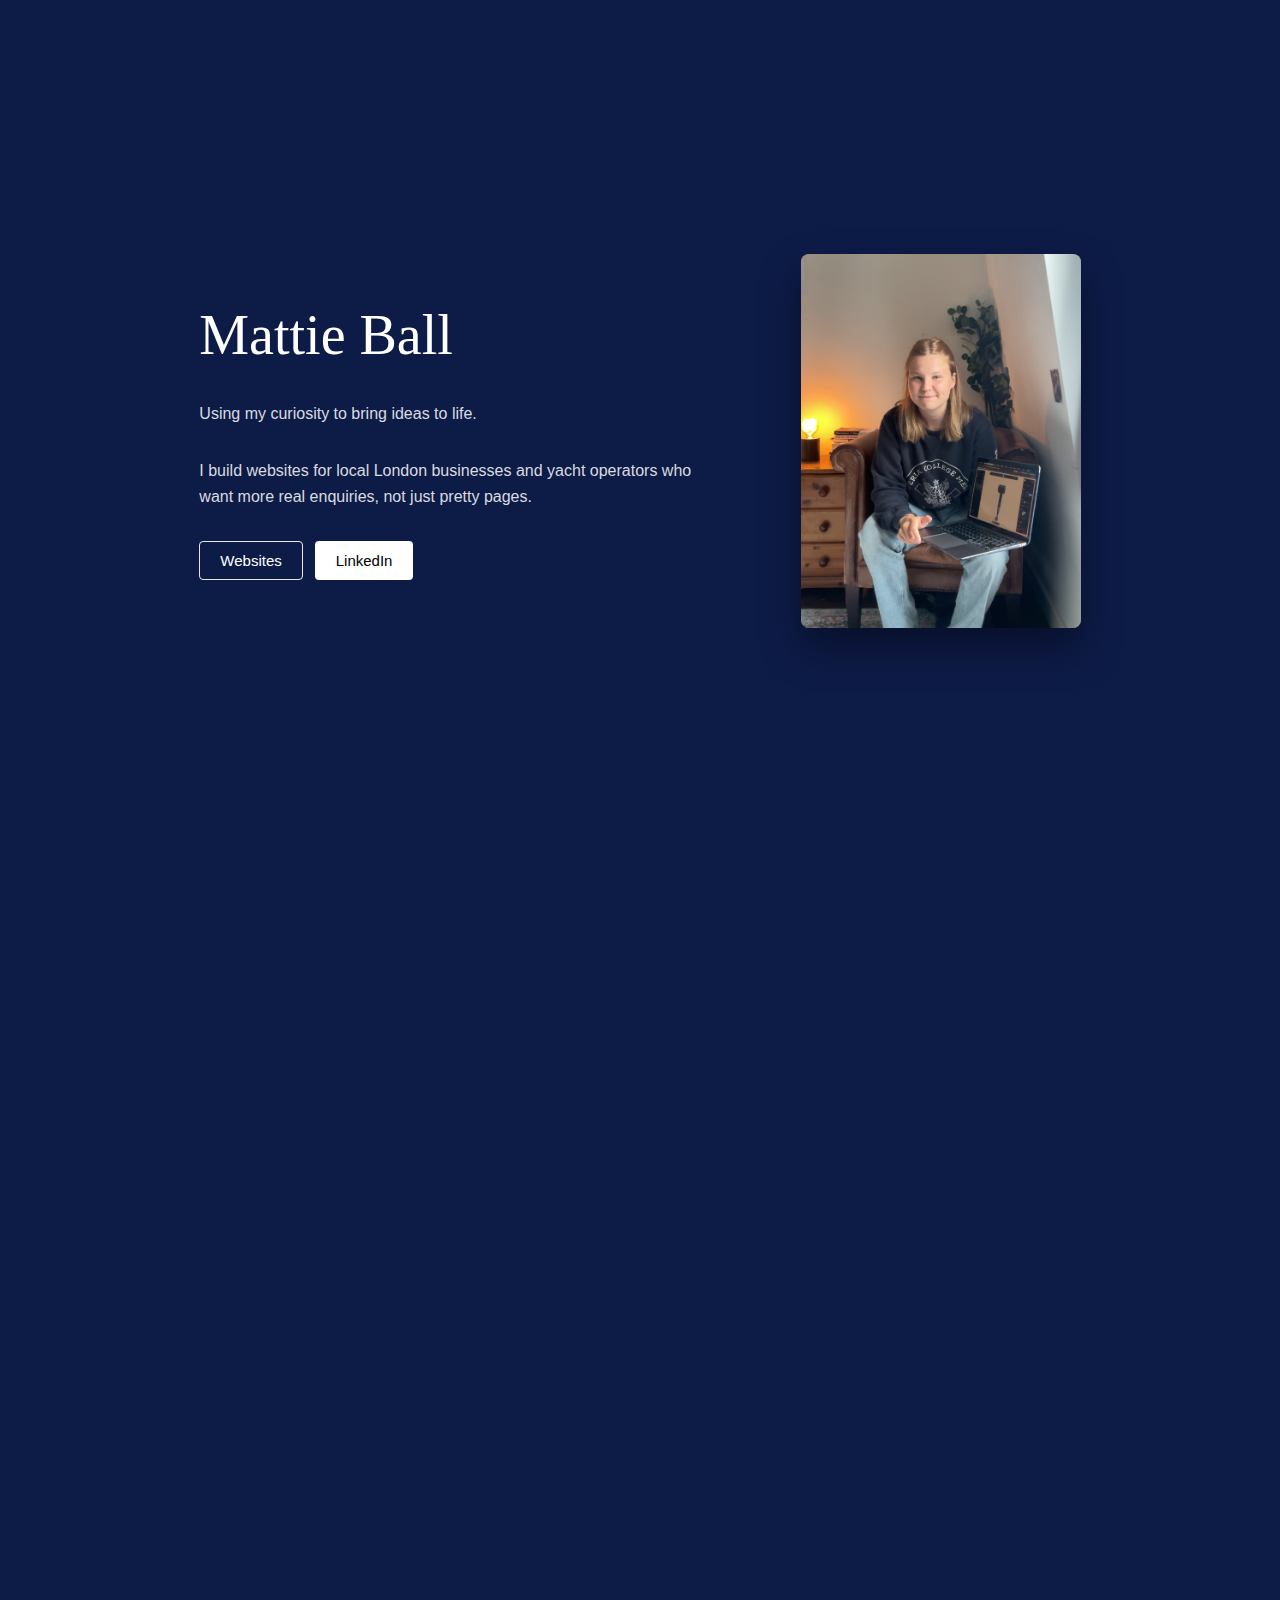
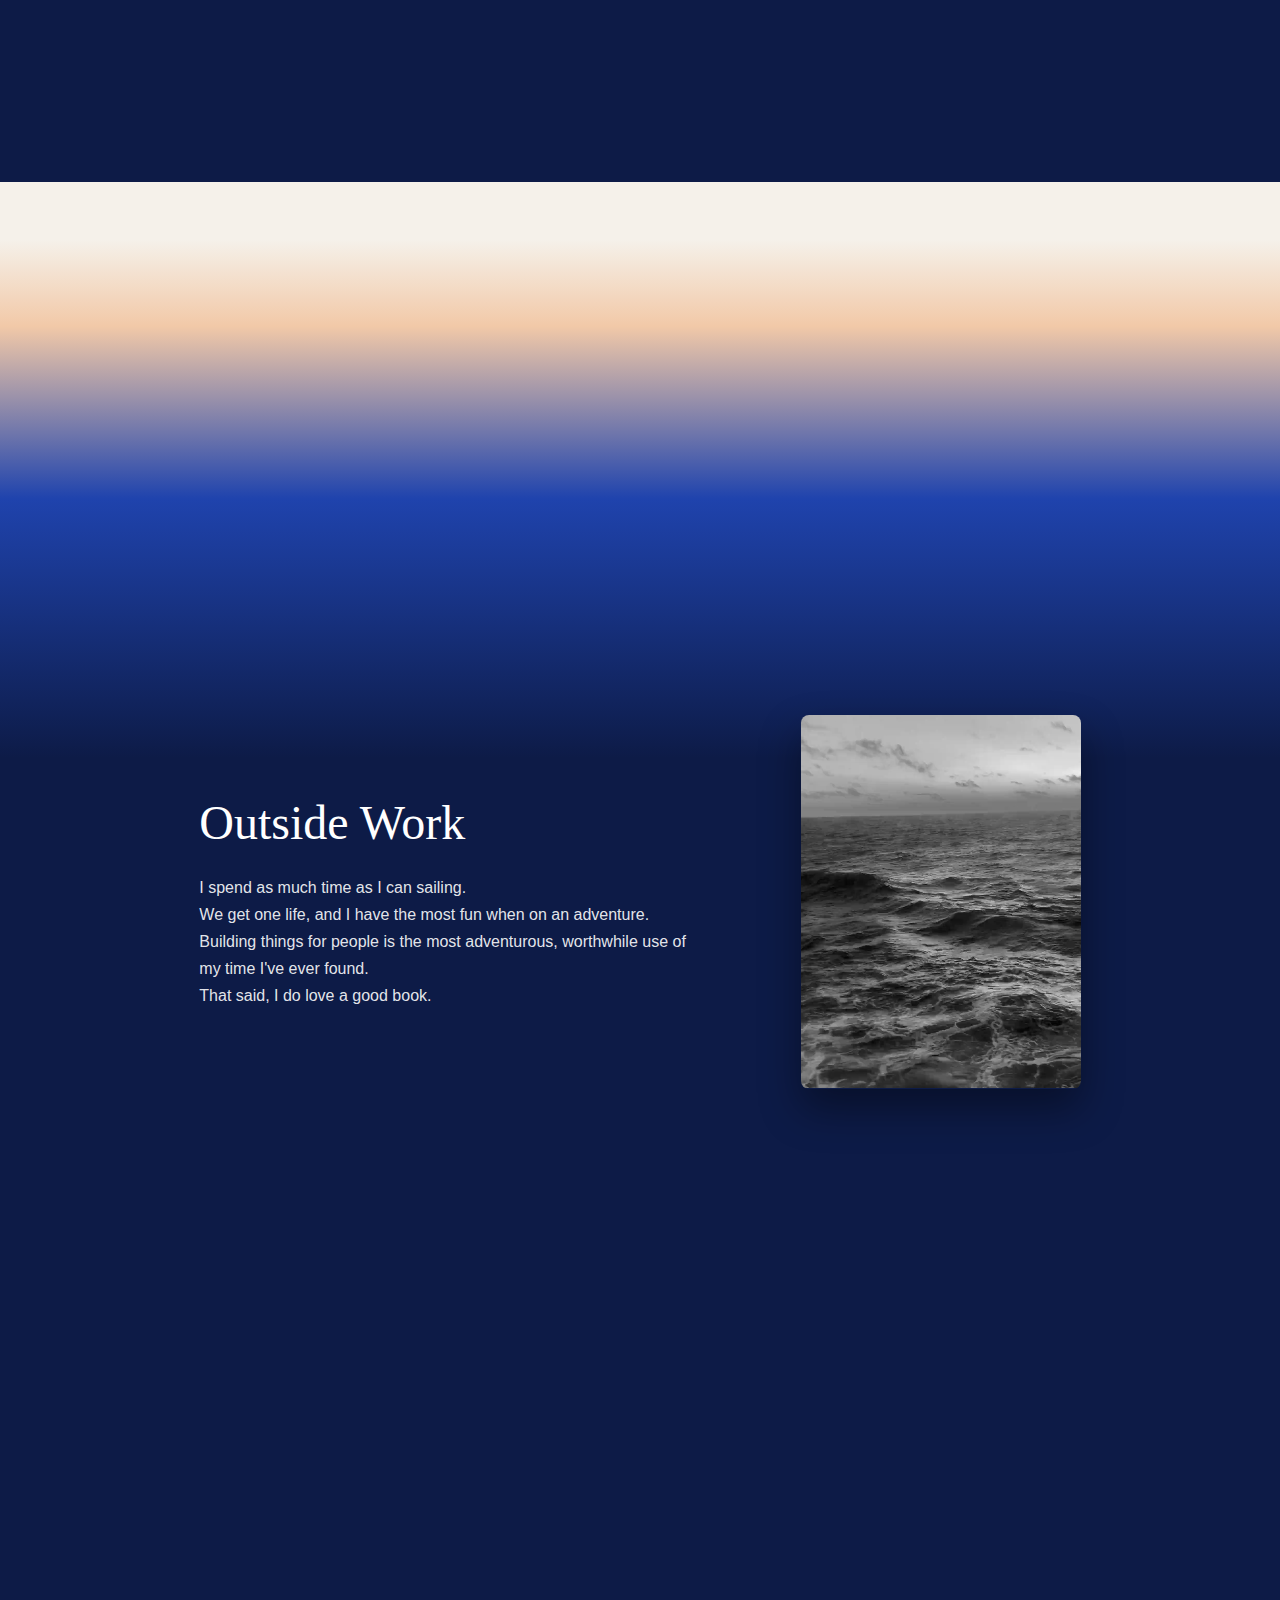
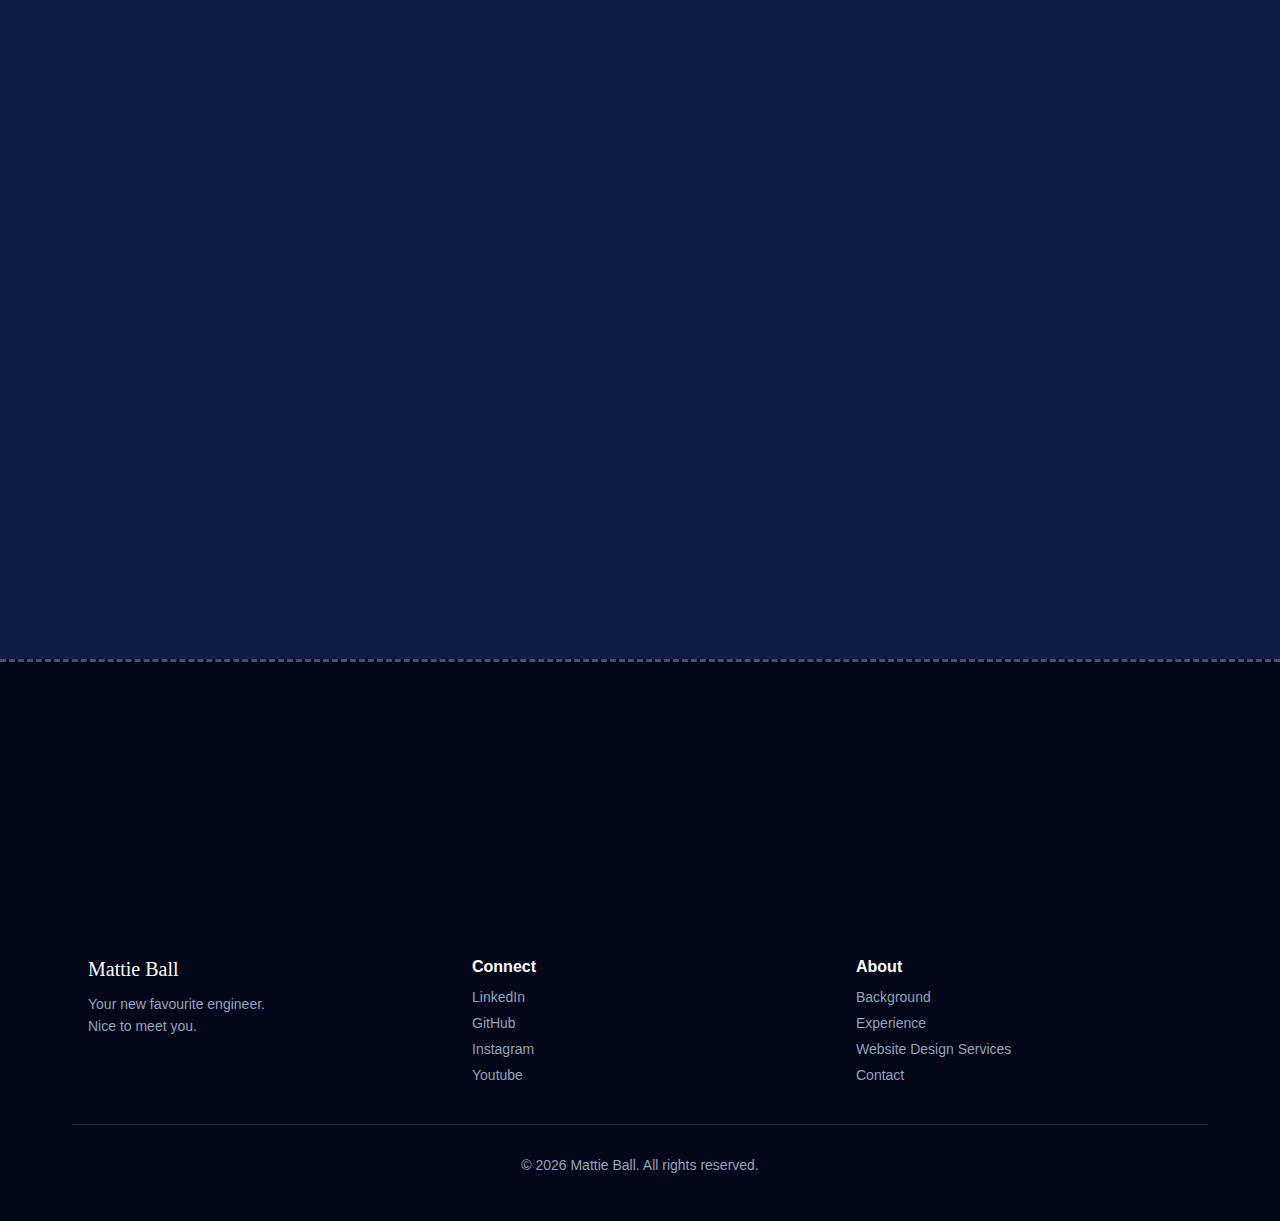
<file: index.html>
<!doctype html>
<html lang="en">
<head>
    <!-- Hello curious inspector... If you're wandering how this site was built: html,css,js. Super simple and lovely. Have a great day, and enjoy!-->
    <!-- Google tag (gtag.js) -->
    <script async src="https://www.googletagmanager.com/gtag/js?id=G-BYP7V7XGMR"></script>
    <script>
    window.dataLayer = window.dataLayer || [];
    function gtag(){dataLayer.push(arguments);}
    gtag('js', new Date());

    gtag('config', 'G-BYP7V7XGMR');
    </script>
  <meta charset="utf-8" />
  <meta name="viewport" content="width=device-width, initial-scale=1" />
  <meta http-equiv="Content-Security-Policy" content="default-src 'self'; script-src 'self' 'unsafe-inline' 'unsafe-eval' https://www.googletagmanager.com https://www.google-analytics.com https://*.clarity.ms; style-src 'self' 'unsafe-inline' https://fonts.googleapis.com; font-src 'self' https://fonts.gstatic.com; img-src 'self' data: https:; connect-src 'self' https://www.google-analytics.com https://*.clarity.ms; frame-src 'none';" />
  <meta http-equiv="X-Frame-Options" content="SAMEORIGIN" />
  <title>Mattie Ball — Engineer | Designer | Maker</title>
  <meta name="description" content="Imperial Mechanical Engineering Masters student. Web design, Framer sites, mechanical engineering, London based. Fibonacci HQ, HackathonQ" />
  <meta name="keywords" content="london web designer, imperial college london engineer, framer websites london, mechanical engineering masters london" />
  <meta name="author" content="Mattie Ball" />
  <link rel="canonical" href="https://mattieball.com/" />
  <!-- Open Graph / Facebook -->
  <meta property="og:title" content="Mattie Ball — Engineer | Designer | Maker" />
  <meta property="og:description" content="Mechanical engineer, designer, and maker. Portfolio of engineering projects, digital design, and editorial writing." />
  <meta property="og:type" content="website" />
  <meta property="og:url" content="https://mattieball.com/" />
  <meta property="og:image" content="https://mattieball.com/images/hero.png" />
  <!-- Twitter -->
  <meta name="twitter:card" content="summary_large_image" />
  <meta name="twitter:title" content="Mattie Ball — Engineer | Designer | Maker" />
  <meta name="twitter:description" content="Mechanical engineer, designer, and maker. Portfolio of engineering projects, digital design, and editorial writing." />
  <meta name="twitter:image" content="https://mattieball.com/images/hero.png" />
  <meta name="twitter:site" content="@MattieBall" />
    <!-- Secret analytics dont look-->
     <script type="text/javascript">
    (function(c,l,a,r,i,t,y){
        c[a]=c[a]||function(){(c[a].q=c[a].q||[]).push(arguments)};
        t=l.createElement(r);t.async=1;t.src="https://www.clarity.ms/tag/"+i;
        y=l.getElementsByTagName(r)[0];y.parentNode.insertBefore(t,y);
    })(window, document, "clarity", "script", "v0c8rq6uwk");
</script>
  <!-- Google Fonts: Playfair Display (serif headline) + Inter (UI) -->
  <!-- Custom fonts are loaded via styles.css -->
  <script type="application/ld+json">
    {
    "@context": "https://schema.org",
    "@type": "Person",
    "name": "Mattie Ball",
    "jobTitle": "Mechanical Engineering Masters Student",
    "worksFor": {
        "@type": "CollegeOrUniversity",
        "name": "Imperial College London"
    },
    "address": {
        "@type": "PostalAddress",
        "addressLocality": "London",
        "addressCountry": "GB"
    },
    "url": "https://mattieball.com",
    "sameAs": [
        "https://www.linkedin.com/in/mattieballt/"
    ]
    }
  </script>
  <link rel="stylesheet" href="styles.css" />
  <link rel="stylesheet" href="faq.css" />
  <link rel="icon" type="image/png" href="images/Logo blue with bowl.png" />
</head>
<body>
  <!-- Hero Section -->
    <section class="hero">
        <div class="container">
            <div class="hero-content">
                <div class="hero-text">
                    <h1 class="fade-in">Mattie Ball</h1>
                    <div class="hero-description fade-in-delay-1">
                        <p>Using my curiosity to bring ideas to life.</p>
                        <p>I build websites for local London businesses and yacht operators who want more real enquiries, not just pretty pages.</p>
                    </div>
                    <div class="button-group fade-in-delay-2">
                        <button class="btn btn-primary" id="websites-button">Websites</button>
                        <button class="btn btn-primary" id="linkedin-button">LinkedIn</button>
                    </div>
                </div>
                <div class="hero-image fade-in-delay-1">
                    <div class="image-placeholder">
                       <img src="images/hero.png" alt="Mattie Ball" width="815" height="1200">
                    </div>
                </div>
            </div>
        </div>
    </section>

    <!-- Background Section -->
    <section class="background">
        <div class="container">
            <div class="background-content">
                <div class="background-text">
                    <h2>Experience</h2>
                    <div class="background-info">
                        <p>MEng Imperial College London, Mechanical Engineering</p>
                        <p>Red Bull Racing Powertrains Engineer 2022-2023</p>
                        <p>Competitive rower, sailor, and chess player</p>
                    </div>
                    <button class="btn-work" id="work-button">My Work<span class="link-arrow">→</span></button>
                </div>
                <div class="background-images">
                    <div class="image-grid" id="image-grid">
                        <div class="grid-image draggable" data-index="0">
                            <a href="work.html">
                                <img src="images/redbullstudents.JPG" alt="Red Bull Students" draggable="false" />
                            </a>
                        </div>
                        <div class="grid-image draggable" data-index="1">
                            <a href="work.html">
                                <img src="images/cardesignfusion.PNG" alt="Car Design" draggable="false" />
                            </a>
                        </div>
                        <div class="grid-image draggable" data-index="2">
                            <a href="work.html">
                                <img src="images/turtlerobot.jpg" alt="Robotic Sea Turtle" draggable="false" />
                            </a>
                        </div>
                    </div>
                </div>
            </div>
        </div>
    </section>

    <!-- Outside Work Section -->
    <section class="outside-work">
        <div class="container">
            <div class="outside-work-content">
                <div class="outside-work-text">
                    <h2>Outside Work</h2>
                    <p>I spend as much time as I can sailing.</p>
                    <p>We get one life, and I have the most fun when on an adventure. Building things for people is the most adventurous, worthwhile use of my time I've ever found.</p>
                    <p>That said, I do love a good book.</p>
                </div>
                <div class="outside-work-video">
                    <div class="video-container">
                        <video autoplay loop muted playsinline preload="auto">
                            <source src="images/mattie_sailing_video.mp4" type="video/mp4">
                        </video>
                    </div>
                </div>
            </div>
        </div>
    </section>

    <!-- FAQ Section -->
    <section class="faq-section">
      <div class="container">
        <div class="faq-header">
          <h2 class="faq-title">FAQ</h2>
          <div class="faq-tabs">
            <button class="faq-tab active" data-tab="redbull"><span>The Red Bull Story</span></button>
            <button class="faq-tab" data-tab="fibonacci"><span>The Fibonacci Origin</span></button>
            <button class="faq-tab" data-tab="yachting"><span>The Yachting Obsession</span></button>
          </div>
        </div>

        <!-- Panel 1: The Red Bull Story -->
        <div class="faq-panel active" id="faq-panel-redbull">
          <div class="faq-items">
            <div class="faq-item">
              <button class="faq-question">You were at Red Bull Racing. Why did you leave? <span class="faq-icon">+</span></button>
              <div class="faq-answer"><p>At 17, I wanted to design F1 cars. It's that instinct inside you to create that's such a strong drive to go out into the world and make the most ambitious, challenging thing. Red Bull taught me insane technical knowledge, and how to build in a team, working with others when every task needs doing immediately. I left to build Fibonacci because I'd rather build value for real people's businesses that makes tangible difference to the world, than perfect one component on a car to beat another car in a race.</p></div>
            </div>
            <div class="faq-item">
              <button class="faq-question">What did you actually do at Red Bull? <span class="faq-icon">+</span></button>
              <div class="faq-answer"><p>"Powertrains Placement Engineer". Before university, aged 17, I was offered a rotational placement in the newly established Red Bull Powertrains, that rapidly grew from perhaps a hundred, to several hundred and a whole new building. I built and ran simulations on the new v6 power units, spent time in engine build designing and testing components, and learnt from absolute legends of the sport. The biggest lesson wasn't technical, it was that speed beats perfection. In F1, you iterate weekly. That's how I run Fibonacci now.</p></div>
            </div>
            <div class="faq-item">
              <button class="faq-question">Do you regret leaving? <span class="faq-icon">+</span></button>
              <div class="faq-answer"><p>Not for a second. Red Bull was the best education I could've asked for, but I don't want to spend my 20s winning races I'm not driving. We get just one life, and I'd rather fail building my own thing than wonder "what if?" Of course I miss working with that incredible team, but I'm building something like it with social media.</p></div>
            </div>
            <div class="faq-item">
              <button class="faq-question">Would you ever go back to F1 or engineering? <span class="faq-icon">+</span></button>
              <div class="faq-answer"><p>The way I build websites, web design is engineering. I love mechanical and robotics, and I've done projects with clients for building hardware. You'll see in my videos that I'll build every chance I get, so we'll see... And once you have the racing bug, you've got it for life.</p></div>
            </div>
          </div>
        </div>

        <!-- Panel 2: The Fibonacci Origin -->
        <div class="faq-panel" id="faq-panel-fibonacci">
          <div class="faq-items">
            <div class="faq-item">
              <button class="faq-question">You started a business at 13. How the hell did that happen? <span class="faq-icon">+</span></button>
              <div class="faq-answer"><p>Luck, and a bit of mischief, got me into engineering early. I found friends that were smarter than me, and we asked ourselves "can we get companies to pay for us to build even cooler things?" 3D printing, materials, merch for a brand we wanted to build (the OG Fibonacci), we all tried to get businesses to fund. Started there, and went on a wild ride of learning skills, making things, Fibonacci was even an animation studio for about a year. But the missions still there, what problems can we solve for businesses? And overdelivering, always. Forever grateful for the brands that believed in us, and that now believe in me.</p></div>
            </div>
            <div class="faq-item">
              <button class="faq-question">Why did you revive it? What changed? <span class="faq-icon">+</span></button>
              <div class="faq-answer"><p>I was at Imperial studying mechanical engineering, having worked at Red Bull, doing everything 'right', and I was bored. I missed owning something. So a year ago I brought Fibonacci back, but this time solo, consulting with startups on hardware projects and building full stack web apps. Then 6 months ago I looked at where the most value I've given to companies has been: the websites I built them on the side, hands down had the biggest financial return. That's when I pivoted to building websites.</p></div>
            </div>
            <div class="faq-item">
              <button class="faq-question">What happened to your cofounders? <span class="faq-icon">+</span></button>
              <div class="faq-answer"><p>Over the years we've had perhaps 15 people be on the "Fibonacci HQ" team. The two I started with (I'd call them friends, but also cofounders I suppose), are doing incredible things in other fields, but stay in touch regularly to keep up with how the business is evolving. I still say "we" for the company, because for final reviews, security checks, and tech decisions, I do regularly outsource and have brilliant part time project employees.</p></div>
            </div>
            <div class="faq-item">
              <button class="faq-question">What's the long-term vision for Fibonacci? <span class="faq-icon">+</span></button>
              <div class="faq-answer"><p>Right now? Build brilliant websites that deliver real results. It's so rewarding working for clients and local businesses I can meet with and get personally vested in their results. I want to transform the yachting industry specifically, because their marketing is terrible (sex sells and all that nonsense), and I love sailing. Long-term? I want Fibonacci to be the agency that makes luxury brands look as good online as they do in real life. With a team and brand that means more than just quality, but stands for something.</p></div>
            </div>
          </div>
        </div>

        <!-- Panel 3: The Yachting Obsession -->
        <div class="faq-panel" id="faq-panel-yachting">
          <div class="faq-items">
            <div class="faq-item">
              <button class="faq-question">Why yachting specifically? <span class="faq-icon">+</span></button>
              <div class="faq-answer"><p>I sailed as a kid (imagining I was Jack Sparrow at a pirate wheel helm on a 32ft), and for my university yachting society, I spend hours going through yachting sites for booking trips. I find it insane that brokerage platforms, and marina websites that look like they were built in 2008. These are multi-million-pound boats with world-class engineering, and their websites feel like an afterthought. It's such an opportunity for shifting the industry to take advantage of the global trend to valuing access and experiences over ownership. Yachting deserves the same level of craft online as it has on the water.</p></div>
            </div>
            <div class="faq-item">
              <button class="faq-question">Do you actually sail, or is this just marketing? <span class="faq-icon">+</span></button>
              <div class="faq-answer"><p>Competitive sailor, and rower actually. Currently hold the Chiswick Regatta Women's Open XIII 1st place with my university rowing team, and I have my steers licence for the Thames. I love being out on the water, the adventure, even the miserable cold of it all. And got the racing bug through and through, love winning. Helps to be the customer when designing sites that need to get more bookings for yacht charters.</p></div>
            </div>
            <div class="faq-item">
              <button class="faq-question">What's wrong with current yacht websites? <span class="faq-icon">+</span></button>
              <div class="faq-answer"><p>Three things: slow, outdated, and built for the owner's ego instead of the buyer. Most yacht sites have a video of a boat, 10 paragraphs about "heritage" and zero clear CTAs. Doesn't help that every single site uses the word "luxury". Meanwhile, the person browsing wants to know: Can I book it? What's the price? Where can it go? I build sites that answer those questions in 10 seconds, not 10 minutes (no buyer will stay searching on a site for that long). Quality doesn't mean complicated, it means effortless.</p></div>
            </div>
            <div class="faq-item">
              <button class="faq-question">What's next for you in the yachting world? <span class="faq-icon">+</span></button>
              <div class="faq-answer"><p>Short-term: work with charter companies, brokerages, and marinas to give them sites that actually convert. April I'm racing in the universities BUCS race as bow, so improving my sailing skill. Long-term? I want to help shape how yachting evolves. Building big. Oh and transatlantic crossing the moment I'm confident I won't get my crew drowned.</p></div>
            </div>
          </div>
        </div>

        <!-- CTA -->
        <div class="faq-cta">
          <p>Still have questions? Email me at <a href="mailto:mattie@fibonaccihq.com">mattie@fibonaccihq.com</a> I actually reply to every one.</p>
          <span class="faq-cta-note">Instagram DMs? A black hole. Email is the move.</span>
        </div>

      </div>
    </section>

    <!-- Footer -->
    <footer class="footer">
        <div class="container">
            <section class="mission">
                <div class="container-mission">
                    <div class="mission-content">
                        <h2>Lets do something <span class="italic">incredible</span></h2>
                        <p>
                            I’m on a mission to build brilliant tools, products, and help  a billion people. 
                            </p><p>Lets stay in touch.
                        </p>
                        <a href="websites.html" class="btn-work btn-work-light">See the business sites I've built <span class="link-arrow">→</span></a>
                    </div>
                    <div class="footer-rhs">
                        <p> built with care </p>
                        <p> London </p>
                    </div>
                </div>
            </section>
            <div class="footer-content">
                <div class="footer-column">
                    <h3>Mattie Ball</h3>
                    <p>Your new favourite engineer.</p>
                    <p>Nice to meet you.</p>
                </div>
                <div class="footer-column">
                    <h4>Connect</h4>
                    <ul>
                        <li><a href="https://linkedin.com/in/mattieballt">LinkedIn</a></li>
                        <li><a href="https://github.com/mattieballt-py">GitHub</a></li>
                        <li><a href="https://www.instagram.com/mattieball.co/">Instagram</a></li>
                        <li><a href="https://www.youtube.com/@MattieBeetee">Youtube</a></li>
                    </ul>
                </div>
                <div class="footer-column">
                    <h4>About</h4>
                    <ul>
                        <li><a href="#">Background</a></li>
                        <li><a href="https://mattieball.com/work.html">Experience</a></li>
                        <li><a href="websites.html">Website Design Services</a></li>
                        <li><a href="https://www.fibonaccihq.com/" class="tooltip-link" data-tooltip="For help with your business, please contact through Fibonacci HQ">Contact</a></li>
                    </ul>
                </div>
            </div>
            <div class="footer-bottom">
                <p>© 2026 Mattie Ball. All rights reserved.</p>
            </div>
        </div>
    </footer>

    <script src="script.js"></script>
    <script>
      // FAQ tabs
      document.querySelectorAll('.faq-tab').forEach(tab => {
        tab.addEventListener('click', () => {
          document.querySelectorAll('.faq-tab').forEach(t => t.classList.remove('active'));
          document.querySelectorAll('.faq-panel').forEach(p => p.classList.remove('active'));
          tab.classList.add('active');
          document.getElementById('faq-panel-' + tab.dataset.tab).classList.add('active');
        });
      });
      // FAQ accordion
      document.querySelectorAll('.faq-question').forEach(btn => {
        btn.addEventListener('click', () => {
          const item = btn.parentElement;
          const isOpen = item.classList.contains('open');
          document.querySelectorAll('.faq-item.open').forEach(el => el.classList.remove('open'));
          if (!isOpen) item.classList.add('open');
        });
      });
    </script>
</body>
</html>
</file>
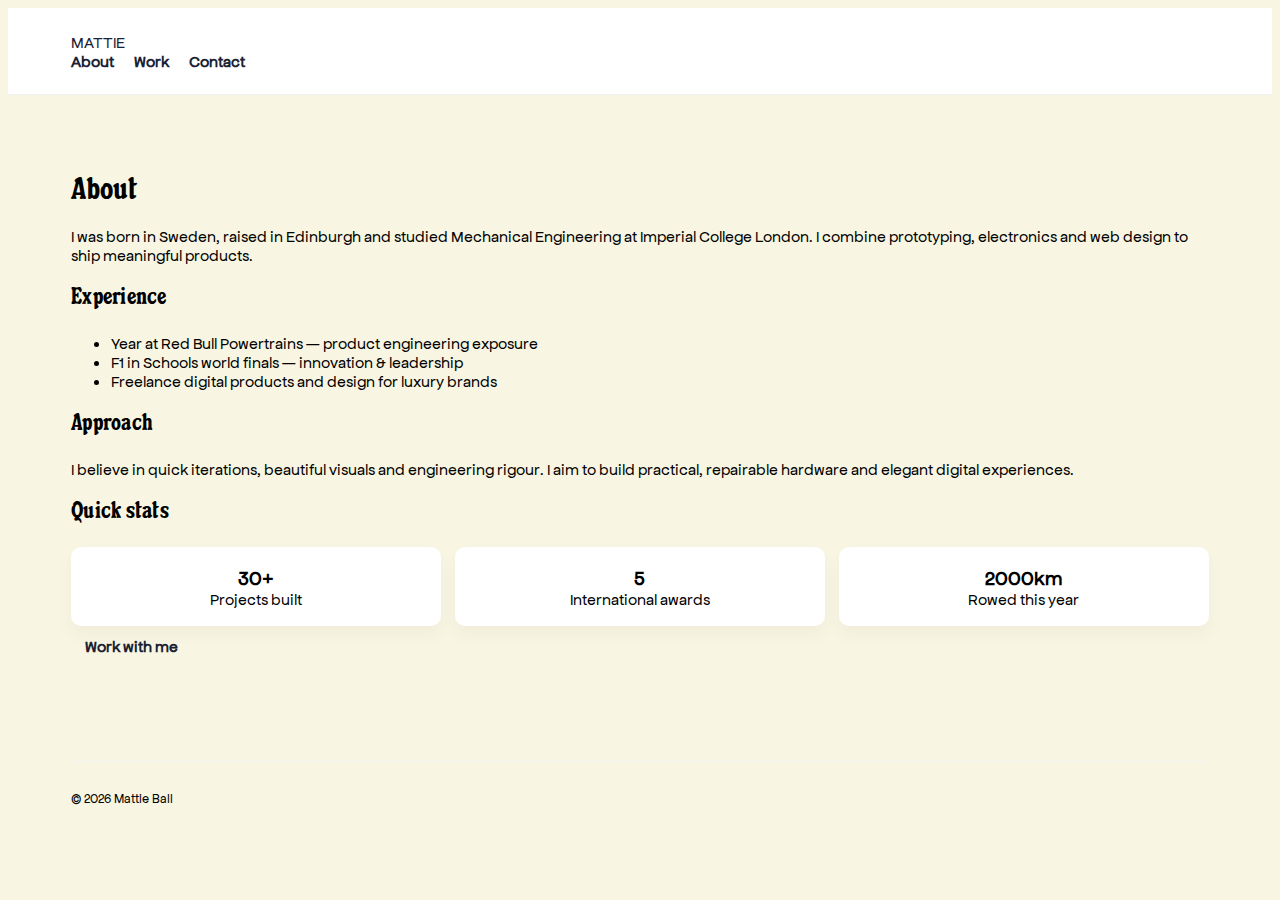
<file: about.html>
<!doctype html>
<html lang="en">
<head>
  <meta charset="utf-8" />
  <meta name="viewport" content="width=device-width,initial-scale=1" />
  <title>About — Mattie Ball</title>
  <meta name="description" content="About Mattie Ball — Mechanical engineer trained at Imperial College, designer and maker. Projects spanning F1 in Schools to product prototypes." />
  <link href="https://fonts.googleapis.com/css2?family=Inter:wght@300;400;600;700&family=Playfair+Display:wght@400;700&display=swap" rel="stylesheet">
  <link rel="stylesheet" href="css/styles.css" />
</head>
<body>
  <header class="site-header">
    <div class="wrap">
      <div class="brand"><a href="index.html">MATTIE</a></div>
      <nav class="nav" aria-label="Primary">
        <ul>
          <li><a href="about.html" class="active">About</a></li>
          <li><a href="projects.html">Work</a></li>
          <li><a href="contact.html">Contact</a></li>
        </ul>
      </nav>
    </div>
  </header>

  <main class="wrap content">
    <article class="about">
      <h1>About</h1>
      <p>I was born in Sweden, raised in Edinburgh and studied Mechanical Engineering at Imperial College London. I combine prototyping, electronics and web design to ship meaningful products.</p>

      <section>
        <h2>Experience</h2>
        <ul>
          <li>Year at Red Bull Powertrains — product engineering exposure</li>
          <li>F1 in Schools world finals — innovation & leadership</li>
          <li>Freelance digital products and design for luxury brands</li>
        </ul>
      </section>

      <section>
        <h2>Approach</h2>
        <p>I believe in quick iterations, beautiful visuals and engineering rigour. I aim to build practical, repairable hardware and elegant digital experiences.</p>
      </section>

      <section>
        <h2>Quick stats</h2>
        <div class="stats-grid">
          <div><strong>30+</strong><span>Projects built</span></div>
          <div><strong>5</strong><span>International awards</span></div>
          <div><strong>2000km</strong><span>Rowed this year</span></div>
        </div>
      </section>

      <a href="contact.html" class="btn primary">Work with me</a>
    </article>
  </main>

  <footer class="site-footer wrap">
    <div class="muted small">© <span id="year2"></span> Mattie Ball</div>
  </footer>

  <script src="js/main.js"></script>
</body>
</html>
</file>
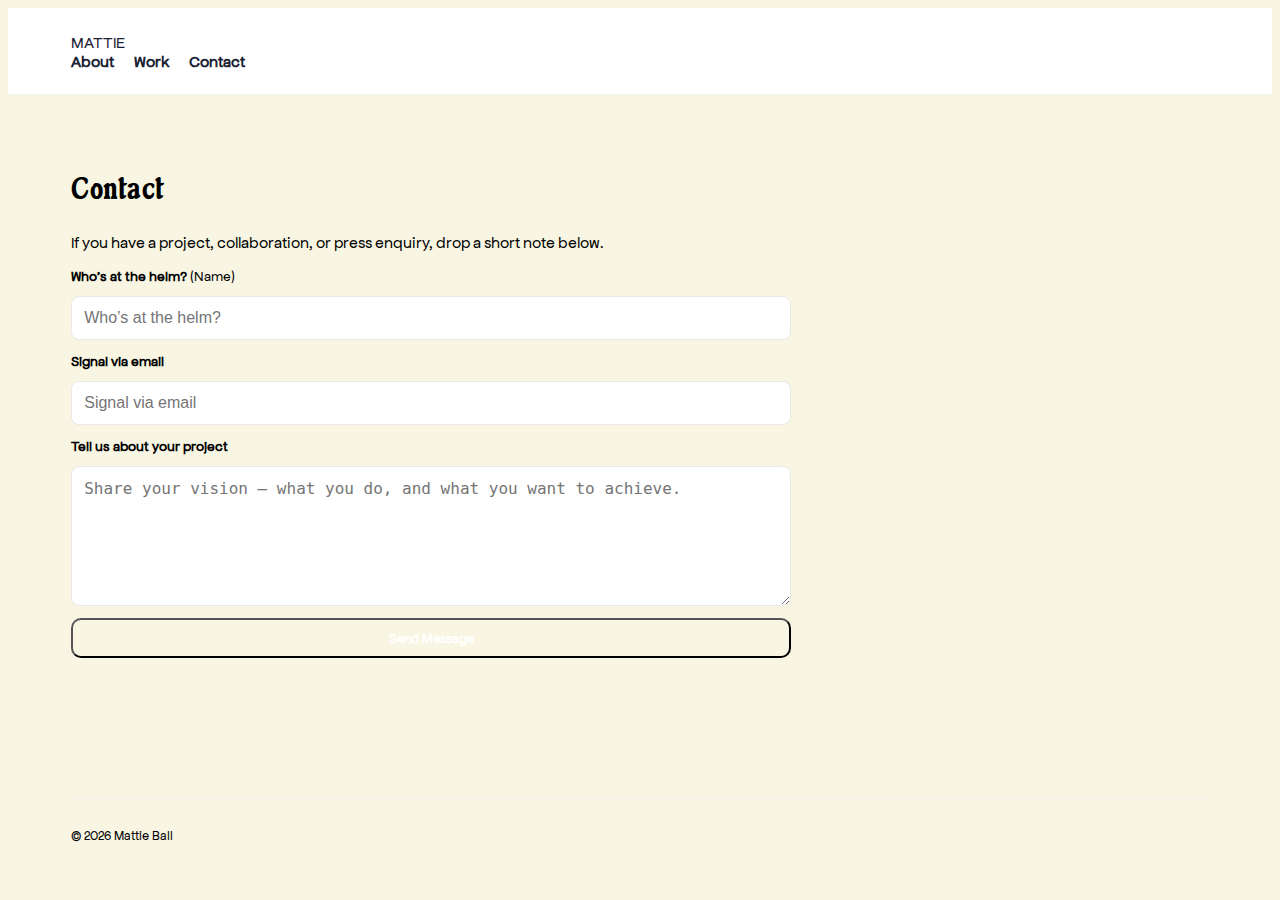
<file: contact.html>
<!doctype html>
<html lang="en">
<head>
  <meta charset="utf-8" />
  <meta name="viewport" content="width=device-width,initial-scale=1" />
  <title>Contact — Mattie Ball</title>
  <meta name="description" content="Contact Mattie Ball for engineering, product design, and digital collaborations." />
  <link href="https://fonts.googleapis.com/css2?family=Inter:wght@300;400;600;700&family=Playfair+Display:wght@400;700&display=swap" rel="stylesheet">
  <link rel="stylesheet" href="css/styles.css" />
</head>
<body>
  <header class="site-header">
    <div class="wrap">
      <div class="brand"><a href="index.html">MATTIE</a></div>
      <nav class="nav" aria-label="Primary">
        <ul>
          <li><a href="about.html">About</a></li>
          <li><a href="projects.html">Work</a></li>
          <li><a href="contact.html" class="active">Contact</a></li>
        </ul>
      </nav>
    </div>
  </header>

  <main class="wrap content">
    <h1>Contact</h1>
    <p class="lead">If you have a project, collaboration, or press enquiry, drop a short note below.</p>

    <form id="contactForm" class="contact-form" data-endpoint="REPLACE_WITH_YOUR_ENDPOINT">
      <label for="name">Who’s at the helm? <span class="muted">(Name)</span></label>
      <input id="name" name="name" type="text" placeholder="Who’s at the helm?" required>

      <label for="email">Signal via email</label>
      <input id="email" name="email" type="email" placeholder="Signal via email" required>

      <label for="message">Tell us about your project</label>
      <textarea id="message" name="message" placeholder="Share your vision — what you do, and what you want to achieve." rows="6" required></textarea>

      <button type="submit" class="btn primary">Send Message</button>
      <p id="formStatus" class="muted" aria-live="polite"></p>
    </form>
  </main>

  <footer class="site-footer wrap">
    <div class="muted small">© <span id="year4"></span> Mattie Ball</div>
  </footer>

  <script src="js/main.js"></script>
</body>
</html>
</file>
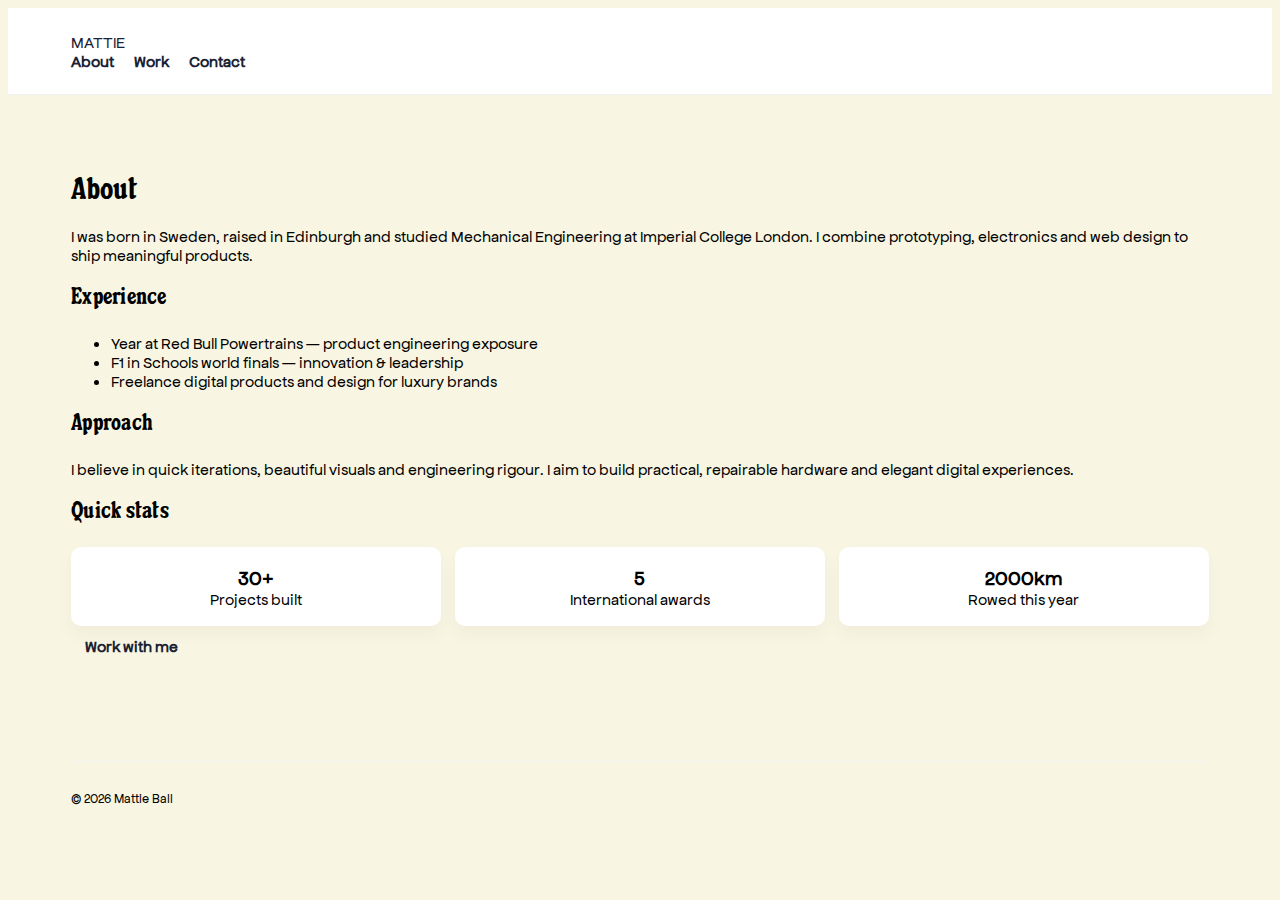
<file: ideas.html>
<!doctype html>
<html lang="en">
<head>
  <meta charset="utf-8" />
  <meta name="viewport" content="width=device-width,initial-scale=1" />
  <title>About — Mattie Ball</title>
  <meta name="description" content="About Mattie Ball — Mechanical engineer trained at Imperial College, designer and maker. Projects spanning F1 in Schools to product prototypes." />
  <!-- Custom fonts are loaded via styles.css -->
  <link rel="stylesheet" href="css/styles.css" />
</head>
<body>
  <header class="site-header">
    <div class="wrap">
      <div class="brand"><a href="index.html">MATTIE</a></div>
      <nav class="nav" aria-label="Primary">
        <ul>
          <li><a href="about.html" class="active">About</a></li>
          <li><a href="projects.html">Work</a></li>
          <li><a href="contact.html">Contact</a></li>
        </ul>
      </nav>
    </div>
  </header>

  <main class="wrap content">
    <article class="about">
      <h1>About</h1>
      <p>I was born in Sweden, raised in Edinburgh and studied Mechanical Engineering at Imperial College London. I combine prototyping, electronics and web design to ship meaningful products.</p>

      <section>
        <h2>Experience</h2>
        <ul>
          <li>Year at Red Bull Powertrains — product engineering exposure</li>
          <li>F1 in Schools world finals — innovation & leadership</li>
          <li>Freelance digital products and design for luxury brands</li>
        </ul>
      </section>

      <section>
        <h2>Approach</h2>
        <p>I believe in quick iterations, beautiful visuals and engineering rigour. I aim to build practical, repairable hardware and elegant digital experiences.</p>
      </section>

      <section>
        <h2>Quick stats</h2>
        <div class="stats-grid">
          <div><strong>30+</strong><span>Projects built</span></div>
          <div><strong>5</strong><span>International awards</span></div>
          <div><strong>2000km</strong><span>Rowed this year</span></div>
        </div>
      </section>

      <a href="contact.html" class="btn primary">Work with me</a>
    </article>
  </main>

  <footer class="site-footer wrap">
    <div class="muted small">© <span id="year2"></span> Mattie Ball</div>
  </footer>

  <script src="js/main.js"></script>
</body>
</html>
</file>
<file: styles.css>
* {
    margin: 0;
    padding: 0;
    box-sizing: border-box;
}

a {
    color: inherit;
    text-decoration: none;
}

:root {
    --navy: #0f172a;
    --blue-dark: #1e3a8a;
    --blue-medium: #1e40af;
    --slate-light: #f1f5f9;
    --white: #ffffff;
    --text-dark: #1e293b;
    --text-light: #cbd5e1;
}

body {
    font-family: 'Instrument Sans', sans-serif;
    color: var(--text-dark);
    overflow-x: hidden;
    background-color: #0D1B47;
}

h1, h2, h3 {
    font-family: 'Instrument Serif', serif;
    font-weight: 400;
}

.container {
    max-width: 1200px;
    margin: 0 auto;
    padding: 0 2rem;
}

/* Hero Section */
.hero {
    min-height: 98vh;
    background: #0D1B47;
    display: flex;
    align-items: center;
    padding: 4rem 0;
}

.hero-content {
    display: grid;
    grid-template-columns: 1.2fr 0.8fr;
    gap: 3rem;
    align-items: center;
}

.hero-text {
    color: var(--white);
}

.hero-text h1 {
    font-size: 3.5rem;
    margin-bottom: 2rem;
    line-height: 1.2;
    font-weight: 400;
}

.hero-text p {
    font-size: 1rem;
    line-height: 1.6;
    color: rgba(255, 255, 255, 0.85);
    margin-bottom: 2rem;
    max-width: 500px;
}

.button-group {
    display: flex;
    gap: 0.75rem;
    flex-wrap: wrap;
}

.btn {
    font-family: 'Instrument Sans', sans-serif;
    padding: 0.625rem 1.25rem;
    border: 1.5px solid rgba(255, 255, 255, 0.9);
    background: transparent;
    color: var(--white);
    border-radius: 0.25rem;
    cursor: pointer;
    font-size: 0.9375rem;
    transition: all 0.3s ease;
    position: relative;
    overflow: hidden;
}
#linkedin-button {
    background-color: #ffffff;
    color: black;
}
.btn::before {
    content: '';
    position: absolute;
    top: 0;
    left: -100%;
    width: 100%;
    height: 100%;
    background: var(--white);
    transition: left 0.3s ease;
    z-index: -1;
}

.btn:hover::before {
    left: 0;
}

.btn:hover {
    color: #1a2847;
    transform: translateY(-2px);
    box-shadow: 0 4px 12px rgba(255, 255, 255, 0.2);
}

.hero-image {
    display: flex;
    justify-content: flex-end;
    align-items: center;
}

.image-placeholder {
    width: 100%;
    max-width: 280px;
    height: auto;
    aspect-ratio: 3/4;
    background: linear-gradient(135deg, #8b7355 0%, #6b5d52 100%);
    border-radius: 0.5rem;
    overflow: hidden;
    box-shadow: 0 20px 40px rgba(0, 0, 0, 0.4);
    transition: transform 0.3s ease;
}

.image-placeholder img {
    width: 100%;
    height: 100%;
    object-fit: cover;
}

.image-placeholder:hover {
    transform: translateY(-4px);
}

/* Background Section */
.background {
    height: 100vh;
    background-image: linear-gradient(180deg, #0D1B47 0%, #1F43AD 4%, #F2C9A8 7%, #f5f1ea 11%);
    display: flex;
    align-items: center;
    padding: 4rem 0;
    position: relative;
}

.background-content {
    display: grid;
    grid-template-columns: 1fr 1fr;
    gap: 4rem;
    align-items: flex-start;
    padding-top: 4rem;
}

.background-text h2 {
    font-size: 3rem;
    margin-bottom: 1.5rem;
    color: #1a1a1a;
    font-weight: 400;
}

.background-text p {
    font-size: 1rem;
    max-width: 400px;
    line-height: 1.7;
    color: #2d2d2d;
}

.btn-work {
    font-family: 'Instrument Sans', sans-serif;
    padding: 1.5rem 0rem;
    border: none;
    background: transparent;
    color: #444444;
    font-size: 1rem;
    cursor: pointer;
    transition: all 0.3s ease;
    display: inline-block;
    text-align: left;
}

.btn-work .link-arrow {
    color: #444444;
    text-decoration: none;
    transition: transform 0.3s ease;
    display: inline-block;
    font-weight: 500;
}

.btn-work:hover .link-arrow {
    transform: translateX(6px);
}

.btn-work-light {
    color: #e2e2e2;
}

.btn-work-light .link-arrow {
    color: #e2e2e2;
}

.background-images {
    display: flex;
    justify-content: flex-end;
    align-items: flex-start;
    position: relative;
}

.image-grid {
    position: relative;
    width: 280px;
    height: 350px;
}

.grid-image {
    position: absolute;
    width: 240px;
    height: 320px;
    background: linear-gradient(135deg, #fbbf24 0%, #f97316 50%, #fb923c 100%);
    border-radius: 0.25rem;
    box-shadow: 0 10px 30px rgba(0, 0, 0, 0.2);
    transition: transform 0.3s ease;
    border: 8px solid white;
}

.grid-image:nth-child(1) {
    top: 0;
    left: 0;
    transform: rotate(-3deg);
    z-index: 3;
}

.grid-image:nth-child(2) {
    top: 20px;
    left: 30px;
    transform: rotate(2deg);
    z-index: 2;
    opacity: 0.9;
}

.grid-image:nth-child(3) {
    top: 40px;
    left: 60px;
    transform: rotate(-1deg);
    z-index: 1;
    opacity: 0.7;
}

.grid-image:nth-child(4) {
    display: none;
}

.grid-image:hover {
    transform: scale(1.05) rotate(0deg);
    z-index: 10;
}

/* Mobile: horizontal layout for images */
@media (max-width: 768px) {
    .image-grid {
        width: 100%;
        height: 180px;
        display: flex;
        justify-content: center;
        align-items: center;
    }

    .grid-image {
        position: absolute;
        width: 240px;
        height: 140px;
        border: 6px solid white;
    }

    .grid-image:nth-child(1) {
        top: 0;
        left: 50%;
        transform: translateX(-50%) rotate(0deg);
        z-index: 3;
    }

    .grid-image:nth-child(2) {
        top: 10px;
        left: 50%;
        transform: translateX(-50%) rotate(0deg);
        z-index: 2;
        opacity: 0.9;
    }

    .grid-image:nth-child(3) {
        top: 20px;
        left: 50%;
        transform: translateX(-50%) rotate(0deg);
        z-index: 1;
        opacity: 0.7;
    }

    .grid-image:hover {
        transform: translateX(-50%) translateY(-15px) rotate(0deg);
        z-index: 10;
    }
}

/* Outside Work Section */
.outside-work {
    min-height: 160vh;
    background: linear-gradient(180deg, #f5f1ea 4%, #F2C9A8 10%, #1F43AD 22%, #0D1B47 40%);
    display: flex;
    align-items: center;
    padding: 5rem 0;
    position: relative;
}

.outside-work .container {
    max-width: 1200px;
    margin: 0 auto;
    padding: 0 2rem;
}

.outside-work-content {
    display: grid;
    grid-template-columns: 1.2fr 0.8fr;
    gap: 3rem;
    align-items: center;
}

.outside-work-text {
    color: var(--white);
}

.outside-work-text h2 {
    font-size: 3rem;
    margin-bottom: 1.5rem;
    font-weight: 400;
}

.outside-work-text p {
    font-size: 1rem;
    line-height: 1.7;
    color: rgba(255, 255, 255, 0.9);
    max-width: 500px;
}

.outside-work-video {
    display: flex;
    justify-content: flex-end;
    align-items: center;
}

.video-container {
    width: 100%;
    max-width: 280px;
    height: auto;
    aspect-ratio: 3/4;
    border-radius: 0.5rem;
    overflow: hidden;
    box-shadow: 0 20px 40px rgba(0, 0, 0, 0.4);
    transition: transform 0.3s ease;
    cursor: pointer;
}

.video-container:hover {
    transform: translateY(-4px);
}

.video-container video {
    width: 100%;
    height: 100%;
    object-fit: cover;
    filter: grayscale(100%);
    transition: filter 0.3s ease;
}

.video-container:hover video {
    filter: grayscale(0%);
}

/* Footer */
.footer {
    background: #020617;
    color: #94a3b8;
    padding: 3rem 0rem;
    border-top: 3px dashed rgba(255, 255, 255, 0.3);
}

/* Mission Section */
.mission .container {
    margin-bottom: 3rem;
}

.container-mission {
    display: grid;
    grid-template-columns: 1.2fr 0.8fr;
    gap: 3rem;
    align-items: flex-start;
    padding: 0 1rem;
}

.mission-content {
    color: var(--white);
}

.mission-content h2 {
    font-size: 3rem;
    margin-bottom: 1.5rem;
    font-weight: 400;
    color: var(--white);
}

.mission-content .italic {
    font-style: italic;
}


.mission-content p {
    font-size: 1rem;
    line-height: 1.7;
    color: rgba(255, 255, 255, 0.85);
    margin-bottom: 1.5rem;
}

.footer-rhs {
    display: flex;
    flex-direction: column;
    align-items: flex-end;
    justify-content: flex-start;
    align-self: flex-start;
    text-align: right;
    color: rgba(255, 255, 255, 0.6);
}

.footer-rhs p {
    font-size: 0.875rem;
    margin-bottom: 0.5rem;
}

.footer-content {
    display: grid;
    grid-template-columns: repeat(3, 1fr);
    gap: 3rem;
    margin-bottom: 2rem;
    padding: 0 1rem;
}

.footer-column h3 {
    color: var(--white);
    font-size: 1.25rem;
    margin-bottom: 0.75rem;
}

.footer-column h4 {
    color: var(--white);
    font-size: 1rem;
    margin-bottom: 0.75rem;
    font-weight: 600;
}

.footer-column p {
    font-size: 0.875rem;
    line-height: 1.6;
}

.footer-column ul {
    list-style: none;
}

.footer-column ul li {
    margin-bottom: 0.5rem;
}

.footer-column a {
    color: inherit;
    text-decoration: none;
    font-size: 0.875rem;
}

.footer-column a:hover {
    color: inherit;
}

.footer-bottom {
    border-top: 1px solid #1e293b;
    padding-top: 2rem;
    text-align: center;
}

.footer-bottom p {
    font-size: 0.875rem;
}

/* Animations */
.fade-in {
    animation: fadeIn 1s ease-out;
}

.fade-in-delay-1 {
    animation: fadeIn 1s ease-out 0.3s both;
}

.fade-in-delay-2 {
    animation: fadeIn 1s ease-out 0.6s both;
}

/* Responsive */
@media (max-width: 1024px) {
    .container {
        padding: 0 1.5rem;
    }

    .hero-content {
        gap: 2.5rem;
    }

    .hero-text h1 {
        font-size: 3rem;
    }

    .background-text h2,
    .outside-work-content h2 {
        font-size: 2.5rem;
    }
}

@media (max-width: 768px) {
    .container {
        padding: 0rem 1.25rem;
    }

    .hero {
        padding: 3rem 0;
        min-height: auto;
    }

    .hero-content {
        grid-template-columns: 1fr;
        gap: 2rem;
    }

    .hero-text {
        text-align: center;
    }

    .hero-text h1 {
        font-size: 2.5rem;
        margin-bottom: 1.5rem;
    }

    .hero-text p {
        font-size: 0.9375rem;
        margin-bottom: 1.5rem;
        max-width: 100%;
    }

    .hero-image {
        order: -1;
        justify-content: center;
    }

    .image-placeholder {
        max-width: 240px;
    }

    .button-group {
        gap: 0.625rem;
        justify-content: center;
    }

    .btn {
        padding: 0.5rem 1rem;
        font-size: 0.875rem;
    }

    .background {
        padding: 3rem 0;
        min-height: auto;
    }

    .background-content {
        grid-template-columns: 1fr;
        gap: 2.5rem;
        padding-top: 2rem;
    }

    .background-text h2 {
        font-size: 2.25rem;
    }

    .background-text p {
        font-size: 0.9375rem;
        max-width: 100%;
    }

    .background-images {
        justify-content: center;
        order: 2;
    }

    .background-text {
        order: 1;
    }

    .outside-work {
        padding: 3rem 2rem;
        min-height: auto;
        align-items: flex-start;
    }

    .outside-work-content {
        grid-template-columns: 1fr;
        gap: 2rem;
    }

    .outside-work-text {
        order: 1;
    }

    .outside-work-video {
        justify-content: center;
        order: 2;
    }

    .video-container {
        max-width: 240px;
    }

    .outside-work-text h2 {
        font-size: 2.25rem;
    }

    .outside-work-text p {
        font-size: 0.9375rem;
        max-width: 100%;
    }

    .footer {
        padding: 2.5rem 0 1.5rem;
    }

    .footer-content {
        grid-template-columns: 1fr;
        gap: 2rem;
    }

    .container-mission {
        grid-template-columns: 1fr;
        gap: 2rem;
    }

    .mission-content h2 {
        font-size: 2.25rem;
    }

    .footer-rhs {
        align-items: flex-start;
        text-align: left;
        margin-top: 1rem;
    }
}

@media (max-width: 480px) {
    .container {
        padding: 0 1rem;
    }

    .hero {
        padding: 2rem 0;
    }

    .hero-text h1 {
        font-size: 2rem;
    }

    .hero-text p {
        font-size: 0.875rem;
        max-width: 100%;
    }

    .image-placeholder {
        max-width: 200px;
    }

    .button-group {
        flex-direction: column;
        width: 100%;
    }

    .btn {
        width: 100%;
        text-align: center;
    }

    .background {
        padding: 2rem 0;
    }

    .background-text h2 {
        font-size: 1.875rem;
    }

    .background-text p {
        font-size: 0.875rem;
    }

    .image-grid {
        width: 100%;
        height: 140px;
    }

    .grid-image {
        width: 200px;
        height: 120px;
        border: 5px solid white;
    }

    .grid-image:nth-child(1) {
        top: 0;
    }

    .grid-image:nth-child(2) {
        top: 8px;
    }

    .grid-image:nth-child(3) {
        top: 16px;
    }

    .outside-work {
        padding: 2rem 1rem;
    }

    .video-container {
        max-width: 200px;
    }

    .outside-work-text h2 {
        font-size: 1.875rem;
    }

    .outside-work-text p {
        font-size: 0.875rem;
        max-width: 100%;
    }

    .footer {
        padding: 2rem 0 1rem;
    }

    .footer-column h3 {
        font-size: 1.125rem;
    }

    .footer-column h4 {
        font-size: 0.9375rem;
    }

    .mission-content h2 {
        font-size: 1.875rem;
    }

    .mission-content p {
        font-size: 0.875rem;
    }
}

/* Toast Notification */
.toast {
    position: fixed;
    bottom: 2rem;
    left: 50%;
    transform: translateX(-50%) translateY(100px);
    background: rgba(255, 255, 255, 0.95);
    color: #1a2847;
    padding: 0.875rem 1.5rem;
    border-radius: 0.5rem;
    box-shadow: 0 8px 24px rgba(0, 0, 0, 0.15);
    font-size: 0.9375rem;
    font-weight: 500;
    z-index: 1000;
    opacity: 0;
    transition: all 0.3s ease;
    backdrop-filter: blur(10px);
    border: 1px solid rgba(255, 255, 255, 0.3);
}

.toast-show {
    opacity: 1;
    transform: translateX(-50%) translateY(0);
}

.toast-error {
    background: rgba(239, 68, 68, 0.95);
    color: white;
}
</file>
<file: faq.css>
/* =====================
   FAQ Section — Navy bg
   ===================== */
.faq-section {
    background: #0D1B47;
    padding: 6rem 0 5rem 0;
}


/* Header: title + tabs */
.faq-header {
    display: flex;
    align-items: center;
    justify-content: space-between;
    gap: 2rem;
    margin-bottom: 1.25rem;
    flex-wrap: wrap;
}

.faq-title {
    font-family: 'Instrument Serif', serif;
    font-size: 3rem;
    font-weight: 400;
    color: #ffffff;
    margin: 0;
    flex-shrink: 0;
}

/* Tab buttons — same style as .btn on home page */
.faq-tabs {
    display: flex;
    gap: 0.75rem;
    flex-wrap: wrap;
}

.faq-tab {
    font-family: 'Instrument Sans', sans-serif;
    font-size: 0.9375rem;
    padding: 0.625rem 1.25rem;
    border: 1.5px solid rgba(255, 255, 255, 0.9);
    background: transparent;
    color: rgba(255, 255, 255, 0.85);
    border-radius: 0.25rem;
    cursor: pointer;
    transition: color 0.3s ease, box-shadow 0.3s ease, transform 0.3s ease;
    position: relative;
    overflow: hidden;
}

.faq-tab::before {
    content: '';
    position: absolute;
    top: 0;
    left: -100%;
    width: 100%;
    height: 100%;
    background: #ffffff;
    transition: left 0.3s ease;
    z-index: 0;
}

.faq-tab span {
    position: relative;
    z-index: 1;
}

.faq-tab:hover::before {
    left: 0;
}

.faq-tab:hover {
    color: #0D1B47;
    transform: translateY(-2px);
    box-shadow: 0 4px 12px rgba(255, 255, 255, 0.15);
}

.faq-tab.active {
    background: #ffffff;
    color: #0D1B47;
}

.faq-tab.active::before {
    left: 0;
}

/* Panels */
.faq-panel {
    display: none;
}

.faq-panel.active {
    display: block;
}

/* Question cards — off-white bg */
.faq-items {
    display: flex;
    flex-direction: column;
    background: #f5f1ea;
    border-radius: 0.375rem;
    overflow: hidden;
}

.faq-item {
    border-bottom: 1.5px solid #0D1B47;
}

.faq-item:last-child {
    border-bottom: none;
}

.faq-question {
    width: 100%;
    background: none;
    border: none;
    padding: 1.375rem 1.75rem;
    display: flex;
    justify-content: space-between;
    align-items: flex-start;
    gap: 2rem;
    cursor: pointer;
    text-align: left;
    font-family: 'Instrument Serif', serif;
    font-size: 1.125rem;
    font-weight: 400;
    color: #0D1B47;
    line-height: 1.4;
    transition: color 0.2s ease;
}

.faq-question:hover {
    color: rgba(13, 27, 71, 0.65);
}

.faq-icon {
    font-size: 1.375rem;
    font-weight: 300;
    color: rgba(13, 27, 71, 0.35);
    flex-shrink: 0;
    transition: transform 0.3s ease, color 0.2s ease;
    line-height: 1;
    margin-top: 0.1rem;
}

.faq-item.open .faq-icon {
    transform: rotate(45deg);
    color: #0D1B47;
}

.faq-answer {
    max-height: 0;
    overflow: hidden;
    transition: max-height 0.4s ease;
}

.faq-item.open .faq-answer {
    max-height: 400px;
}

.faq-answer p {
    font-family: 'Instrument Sans', sans-serif;
    font-size: 1rem;
    line-height: 1.75;
    color: rgba(13, 27, 71, 0.7);
    padding: 0 1.75rem 1.5rem 1.75rem;
    margin: 0;
}

/* CTA at bottom */
.faq-cta {
    margin-top: 3rem;
    padding-top: 2rem;
    border-top: 1px solid rgba(255, 255, 255, 0.15);
    display: flex;
    align-items: baseline;
    justify-content: space-between;
    gap: 2rem;
    flex-wrap: wrap;
}

.faq-cta p {
    font-family: 'Instrument Sans', sans-serif;
    font-size: 1rem;
    color: rgba(255, 255, 255, 0.7);
    line-height: 1.6;
    margin: 0;
}

.faq-cta a {
    color: #ffffff;
    text-decoration: none;
    border-bottom: 1px solid rgba(255, 255, 255, 0.4);
    transition: border-color 0.2s ease;
}

.faq-cta a:hover {
    border-color: #ffffff;
}

.faq-cta-note {
    font-family: 'Instrument Serif', serif;
    font-style: italic;
    font-size: 0.9375rem;
    color: rgba(255, 255, 255, 0.4);
    flex-shrink: 0;
}

/* Responsive */
@media (max-width: 1024px) {
    .faq-section .container {
        padding: 0 1.5rem;
    }

    .faq-title {
        font-size: 2.25rem;
    }

    .faq-header {
        flex-direction: column;
        align-items: flex-start;
        gap: 1.5rem;
    }

    .faq-cta {
        flex-direction: column;
        gap: 1rem;
    }
}

@media (max-width: 768px) {
    .faq-section {
        padding: 4rem 0;
    }

    .faq-tabs {
        gap: 0.5rem;
    }

    .faq-tab {
        font-size: 0.875rem;
        padding: 0.5rem 1rem;
    }

    .faq-question {
        font-size: 1rem;
        padding: 1.25rem 1.25rem;
    }

    .faq-answer p {
        padding: 0 1.25rem 1.25rem 1.25rem;
    }
}
</file>
<file: css/styles.css>
/* Remove underlining and set link color globally */
a, a:visited, a:active, a:hover {
  text-decoration: none !important;
  color: #1a2233 !important;
}
/* Custom Font Declarations */
@font-face {
  font-family: 'Bonbance Bold Condensed';
  src: url('../assets/fonts/XCicero_bonbance/Bonbance-BoldCondensed.woff2') format('woff2'),
       url('../assets/fonts/XCicero_bonbance/Bonbance-BoldCondensed.woff') format('woff'),
       url('../assets/fonts/XCicero_bonbance/Bonbance-BoldCondensed.otf') format('opentype');
  font-weight: bold;
  font-style: normal;
  font-display: swap;
}

@font-face {
  font-family: 'Apfel Grotezk';
  src: url('../assets/fonts/apfelGrotezk/ApfelGrotezk-Regular.woff2') format('woff2'),
       url('../assets/fonts/apfelGrotezk/ApfelGrotezk-Regular.woff') format('woff'),
       url('../assets/fonts/apfelGrotezk/ApfelGrotezk-Regular.otf') format('opentype');
  font-weight: normal;
  font-style: normal;
  font-display: swap;
}

@font-face {
  font-family: 'Playfair Display';
  src: url('../assets/fonts/Playfair_Display/static/PlayfairDisplay-Regular.ttf') format('truetype');
  font-weight: normal;
  font-style: normal;
  font-display: swap;
}

@font-face {
  font-family: 'Playfair Display';
  src: url('../assets/fonts/Playfair_Display/static/PlayfairDisplay-Bold.ttf') format('truetype');
  font-weight: bold;
  font-style: normal;
  font-display: swap;
}

/* Font Usage */
body, p, .section-lead, .hero-sub, .brand-sub, .card-body, .muted, .small, .link, nav, .btn, .cta-row, .lead {
  font-family: 'Apfel Grotezk', 'Playfair Display', Arial, Helvetica, sans-serif;
  font-weight: normal;
}

body {
  background: rgb(248,245,226);
}

h1, h2, h3, h4, h5, h6, .hero-title, .brand-name, .section-title {
  font-family: 'Bonbance Bold Condensed', 'Playfair Display', 'Times New Roman', Times, serif;
  font-weight: bold;
  letter-spacing: 0.01em;
}

.wrap{
  width:90%;
  max-width:var(--max-width);
  margin:0 auto;
}

/* skip link */
.skip{position:absolute;left:-9999px;top:auto;width:1px;height:1px;overflow:hidden}
.skip:focus{left:auto;top:12px;right:auto;background:#000;color:#fff;padding:8px 12px;border-radius:6px;z-index:1000}

/* header */
.site-header{padding:24px 0;border-bottom:1px solid #f2f2f2;position:sticky;top:0;background:#fff;z-index:40}
.brand{display:flex;align-items:center;gap:12px}
.brand-name{
  font-family: 'Bonbance Bold Condensed', 'Playfair Display', 'Times New Roman', Times, serif;
  font-size:22px;
  letter-spacing:8px;
}
.brand-sub{font-size:12px;color:var(--muted);margin-top:4px}

.nav{display:block}
.nav ul{list-style:none;display:flex;gap:20px;padding:0;margin:0;align-items:center}
.nav a{color:var(--text);text-decoration:none;font-weight:600}
.nav a.active{color:var(--accent)}

.nav-toggle{display:none;background:none;border:0}

/* mobile nav */
.mobile-nav{display:none;padding:12px;background:#fff;box-shadow:0 8px 24px rgba(10,10,10,0.06);}

/* hero */
.hero{
  padding:48px 0;
  border-bottom:1px solid rgba(0,0,0,0.03);
}
.hero-inner{display:grid;grid-template-columns:1fr 460px;align-items:center;gap:36px;}
.hero-title{margin:0;color:var(--text);}
.hero-title .loose{display:block;font-size:72px;letter-spacing:26px;line-height:0.9}
.hero-title .tight{display:block;font-size:18px;letter-spacing:6px;color:var(--muted);margin-top:6px}

/* responsive typographic scale */
.hero-sub{margin-top:18px;color:var(--muted);max-width:520px;font-size:18px}
.hero-media img{width:100%;height:auto;border-radius:12px;box-shadow:0 12px 32px rgba(11,27,43,0.06)}

/* ctas */
.cta-row{display:flex;gap:12px;margin-top:22px}
.btn{display:inline-block;padding:10px 14px;border-radius:10px;text-decoration:none;font-weight:600}
.btn.primary{background:var(--navy);color:white}
.btn.ghost{background:transparent;border:1px solid #e7e7e7;color:var(--text)}

/* projects grid */
.section{padding:56px 0}
.section-title{font-size:28px;margin:0 0 8px}
.section-lead{color:var(--muted);margin-bottom:24px}
.projects-grid{display:grid;grid-template-columns:repeat(auto-fit,minmax(240px,1fr));gap:24px;margin-top:18px}
.card{background:#fff;border-radius:12px;overflow:hidden;box-shadow:0 10px 30px rgba(11,27,43,0.04);transition:transform .28s ease,box-shadow .28s ease}
.card img{width:100%;height:160px;object-fit:cover;display:block}
.card-body{padding:14px}
.card-body h3{margin:0 0 8px;font-size:16px}
.card-body p{margin:0;color:var(--muted);font-size:14px}

/* more button */
.more{margin-top:18px;text-align:center}

/* about content */
.content{padding:56px 0}
.about h1{margin-bottom:8px}
.lead{color:var(--muted);margin-bottom:16px}
.stats-grid{display:grid;grid-template-columns:repeat(3,1fr);gap:14px;margin-top:12px}
.stats-grid div{background:#fff;padding:18px;border-radius:10px;text-align:center;box-shadow:0 8px 18px rgba(11,27,43,0.04)}
.stats-grid strong{display:block;font-size:20px}

/* footer */
.site-footer{border-top:1px solid #f2f2f2;padding:28px 0;margin-top:40px;color:var(--muted)}
.footer-grid{display:grid;grid-template-columns:1fr 1fr 1fr;gap:16px;align-items:start}

/* small utilities */
.muted{color:var(--muted)}
.small{font-size:13px}

/* article */
.article img{width:100%;border-radius:12px;margin:18px 0}


/* contact form */
.contact-form{display:grid;gap:12px;max-width:720px}
.contact-form label{font-weight:600;font-size:14px}
.contact-form input, .contact-form textarea{
  padding:12px;border-radius:8px;border:1px solid #e9e9e9;font-size:16px
}

/* responsive */
@media (max-width:980px){
  .hero-inner{grid-template-columns:1fr;gap:22px}
  .hero-title .loose{font-size:46px;letter-spacing:10px}
  .hero-media{order: -1}
  .nav{display:none}
  .nav-toggle{display:inline-block}
  .mobile-nav{display:block}
  .footer-grid{grid-template-columns:1fr}
  .stats-grid{grid-template-columns:repeat(1,1fr)}
}

/* interactions */
.card:hover{transform:translateY(-6px);box-shadow:0 20px 40px rgba(11,27,43,0.08)}
.hero-media img{transition:transform .7s ease}
.hero-media img:hover{transform:scale(1.02)}
</file>
